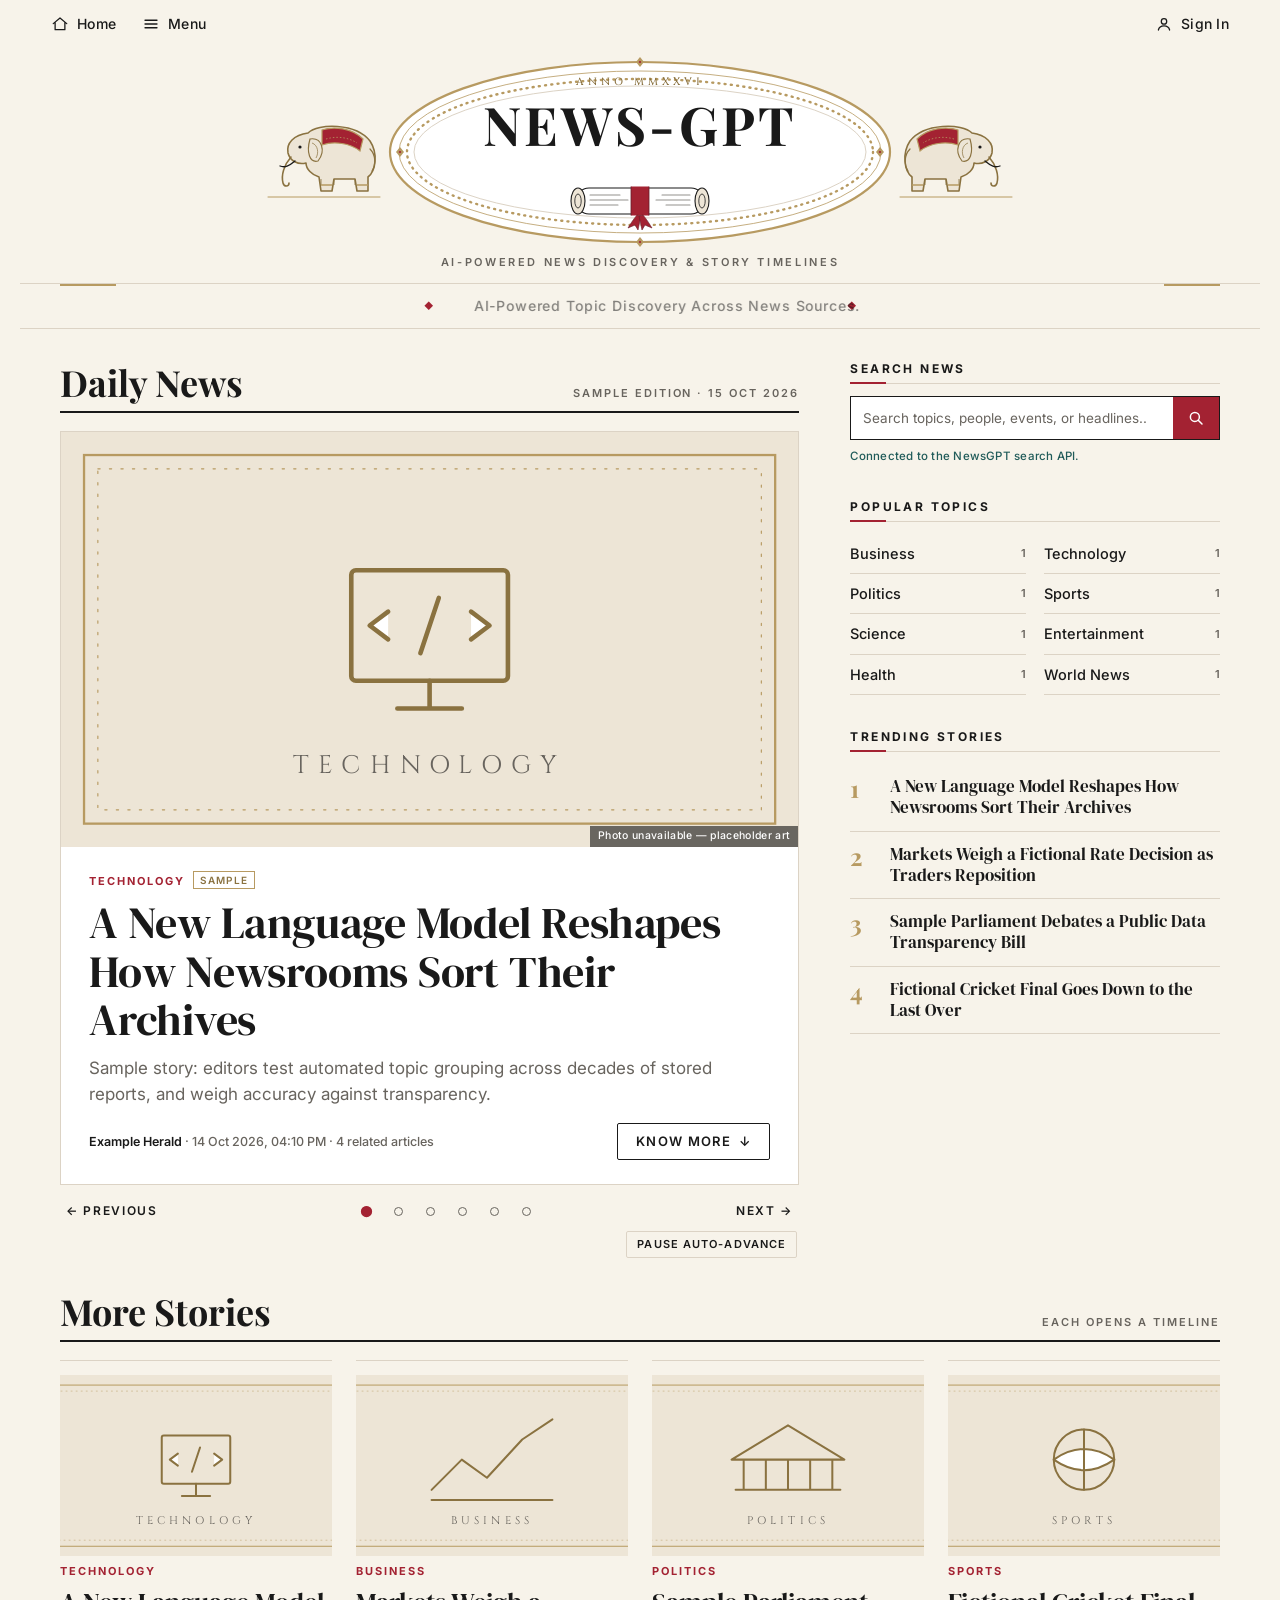
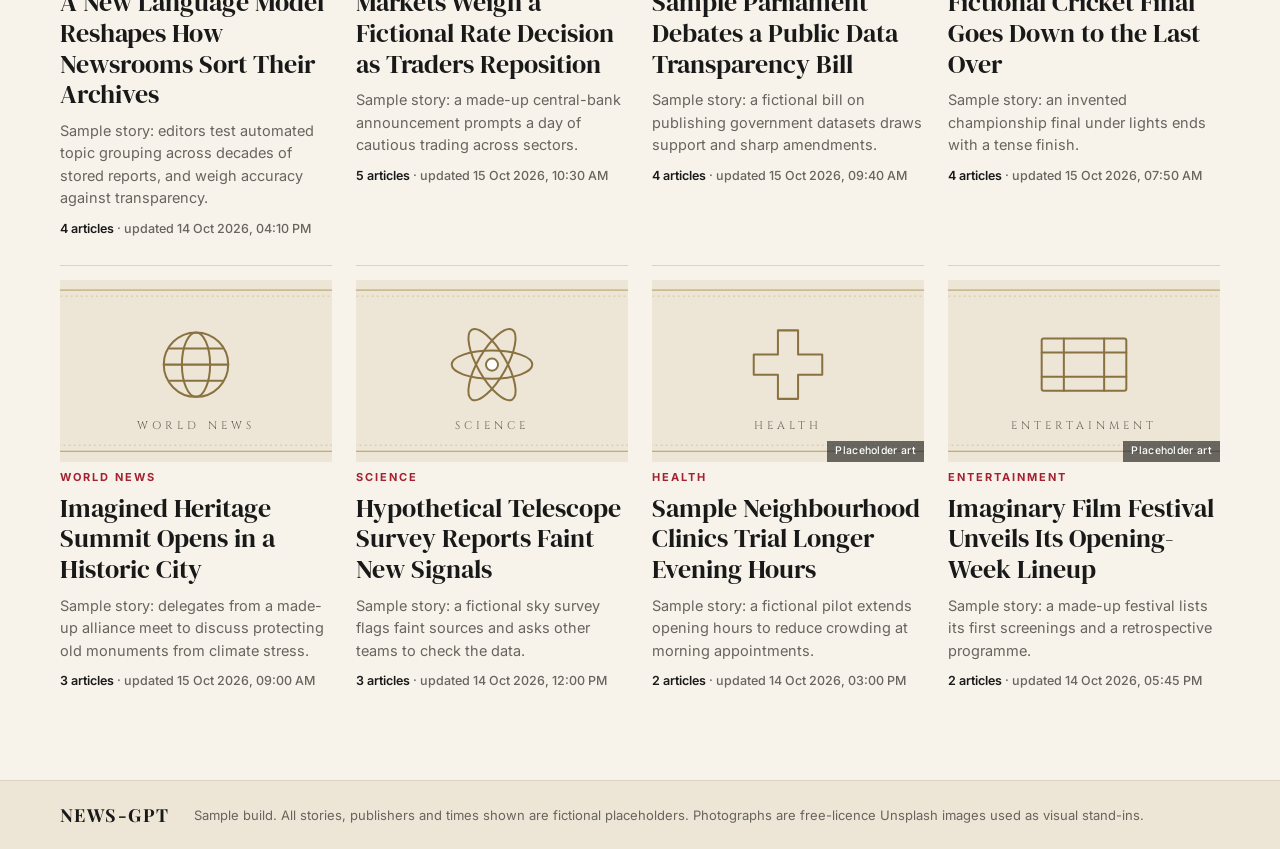
<file: frontend/index.html>
<!doctype html>
<html lang="en">
<head>
<meta charset="utf-8">
<meta name="viewport" content="width=device-width, initial-scale=1">
<title>NewsGPT — AI-Powered News Discovery &amp; Story Timelines</title>
<meta name="description" content="NewsGPT groups related coverage into story timelines and keeps the original sources.">
<link rel="preconnect" href="https://fonts.googleapis.com">
<link rel="preconnect" href="https://fonts.gstatic.com" crossorigin>
<link href="https://fonts.googleapis.com/css2?family=Cinzel:wght@500&family=DM+Serif+Display&family=Inter:wght@400;500;600;700&family=Playfair+Display:wght@600;700&display=swap" rel="stylesheet">
<link rel="stylesheet" href="styles.css">
</head>
<body>
<a class="skip-link" href="#app">Skip to content</a>

<!-- ============ HEADER ============ -->
<header class="site-header" id="top">
  <div class="header-bar">
    <div class="header-left">
      <button class="btn-ghost" id="homeBtn" type="button" aria-label="Home">
        <svg viewBox="0 0 24 24" width="18" height="18" aria-hidden="true"><path d="M3 11.5 12 4l9 7.5M5.5 10v9.5h13V10" fill="none" stroke="currentColor" stroke-width="1.7" stroke-linecap="round" stroke-linejoin="round"/></svg>
        <span class="btn-label">Home</span>
      </button>
      <button class="btn-ghost" id="menuBtn" type="button" aria-label="Open menu" aria-expanded="false" aria-controls="drawer">
        <svg viewBox="0 0 24 24" width="18" height="18" aria-hidden="true"><path d="M4 7h16M4 12h16M4 17h16" fill="none" stroke="currentColor" stroke-width="1.7" stroke-linecap="round"/></svg>
        <span class="btn-label">Menu</span>
      </button>
    </div>
    <a class="mini-wordmark" href="#/" aria-hidden="true" tabindex="-1">NEWS-GPT</a>
    <div class="header-right">
      <button class="btn-ghost btn-account" id="accountBtn" type="button" aria-haspopup="dialog">
        <svg viewBox="0 0 24 24" width="18" height="18" aria-hidden="true"><circle cx="12" cy="8.5" r="3.6" fill="none" stroke="currentColor" stroke-width="1.7"/><path d="M4.5 20c.8-3.6 3.8-5.5 7.5-5.5s6.7 1.9 7.5 5.5" fill="none" stroke="currentColor" stroke-width="1.7" stroke-linecap="round"/></svg>
        <span class="btn-label" id="accountLabel">Sign In</span>
      </button>
    </div>
  </div>

  <!-- Masthead emblem: SVG ornament + live HTML wordmark -->
  <div class="masthead-wrap">
    <a class="masthead" href="#/" aria-label="NEWS-GPT — home">
      <svg class="masthead__art" viewBox="0 0 760 190" role="img" aria-hidden="true" focusable="false">
        <defs>
          <g id="elephant">
            <!-- body + head, facing left -->
            <path d="M44 24C54 14 92 14 106 32C114 44 112 62 104 68L104 82L93 82L91 70L70 70L68 82L57 82L55 68C48 66 42 60 42 54C34 56 26 52 24 44C22 34 30 26 44 24Z" fill="var(--parchment)" stroke="var(--gold-dark)" stroke-width="1.6" stroke-linejoin="round"/>
            <!-- caparison (ceremonial cloth) -->
            <path d="M58 21C70 17 88 19 99 30L96 42C86 34 70 32 58 36Z" fill="var(--crimson)" stroke="var(--gold)" stroke-width="1.2"/>
            <path d="M62 30C72 27 84 28 93 34" fill="none" stroke="var(--gold)" stroke-width=".8" stroke-dasharray="1.5 2"/>
            <!-- ear -->
            <path d="M46 30C58 28 62 42 54 52C46 54 42 44 46 30Z" fill="none" stroke="var(--gold-dark)" stroke-width="1.2"/>
            <path d="M48 34C54 36 55 44 52 49" fill="none" stroke="var(--gold-dark)" stroke-width=".7"/>
            <!-- trunk, tusk, eye, tail -->
            <path d="M27 48C20 56 17 66 19 74C20 78 25 78 25 74" fill="none" stroke="var(--gold-dark)" stroke-width="1.6" stroke-linecap="round"/>
            <path d="M31 52C25 57 21 59 16 57" fill="none" stroke="var(--ink)" stroke-width="1.3" stroke-linecap="round"/>
            <circle cx="36" cy="38" r="1.6" fill="var(--ink)"/>
            <path d="M106 40C112 46 112 56 108 62" fill="none" stroke="var(--gold-dark)" stroke-width="1.2" stroke-linecap="round"/>
            <path d="M70 70L70 76M91 70L91 76M57 70L57 76" stroke="var(--gold-dark)" stroke-width=".8"/>
            <!-- anklet bands -->
            <path d="M57 76h11M93 76h11" stroke="var(--gold)" stroke-width="1.4"/>
          </g>
          <g id="diamond"><path d="M0-5L4 0 0 5-4 0Z" fill="var(--gold)"/><circle r="1.1" fill="var(--crimson)"/></g>
        </defs>

        <!-- ornamental oval borders -->
        <ellipse cx="380" cy="95" rx="250" ry="90" fill="var(--card)" stroke="var(--gold)" stroke-width="2.2"/>
        <ellipse class="orn-fine" cx="380" cy="95" rx="241" ry="81" fill="none" stroke="var(--gold)" stroke-width=".8"/>
        <ellipse class="orn-fine" cx="380" cy="95" rx="233" ry="73" fill="none" stroke="var(--gold)" stroke-width="2.4" stroke-dasharray="1 5.2" stroke-linecap="round"/>
        <ellipse cx="380" cy="95" rx="226" ry="66" fill="none" stroke="var(--stone)" stroke-width="1"/>

        <!-- cardinal motifs -->
        <use href="#diamond" x="380" y="5"/>
        <use href="#diamond" x="380" y="185"/>
        <use class="orn-fine" href="#diamond" x="140" y="95"/>
        <use class="orn-fine" href="#diamond" x="620" y="95"/>

        <!-- elephants at each end, facing outward -->
        <use href="#elephant" transform="translate(4 52)"/>
        <use href="#elephant" transform="translate(756 52) scale(-1 1)"/>
        <path d="M8 140h112M640 140h112" stroke="var(--gold)" stroke-width="1" stroke-linecap="round"/>

        <!-- rolled newspaper with crimson ribbon -->
        <g transform="translate(380 144)">
          <rect x="-64" y="-13" width="128" height="26" rx="13" fill="#fff" stroke="var(--ink)" stroke-width="1.1"/>
          <ellipse cx="-62" cy="0" rx="7" ry="13" fill="var(--parchment)" stroke="var(--ink)" stroke-width="1.1"/>
          <ellipse cx="-62" cy="0" rx="3.2" ry="7" fill="none" stroke="var(--ink)" stroke-width=".8"/>
          <ellipse cx="62" cy="0" rx="7" ry="13" fill="var(--parchment)" stroke="var(--ink)" stroke-width="1.1"/>
          <ellipse cx="62" cy="0" rx="3.2" ry="7" fill="none" stroke="var(--ink)" stroke-width=".8"/>
          <path d="M-50-6h30M-50-1h38M-50 4h28M22-6h28M16-1h34M26 4h24" stroke="var(--slate)" stroke-width="1.1" stroke-linecap="round" opacity=".7"/>
          <rect x="-9" y="-14.5" width="18" height="29" fill="var(--crimson)"/>
          <path d="M-9-14.5v29M9-14.5v29" stroke="var(--burgundy)" stroke-width=".8"/>
          <path d="M-3 14C-8 20-10 24-12 27L-5 24-2 29 1 15Z" fill="var(--crimson)" stroke="var(--burgundy)" stroke-width=".6"/>
          <path d="M3 14C8 20 10 24 12 27L5 24 2 29-1 15Z" fill="var(--crimson)" stroke="var(--burgundy)" stroke-width=".6"/>
        </g>
      </svg>
      <span class="masthead__inscription" aria-hidden="true">Anno MMXXVI</span>
      <span class="masthead__title">NEWS-GPT</span>
    </a>
    <p class="masthead__tagline">AI-powered news discovery &amp; story timelines</p>
  </div>

  <!-- Feature line -->
  <div class="feature-line" role="region" aria-label="About NewsGPT">
    <span class="feature-line__orn" aria-hidden="true">◆</span>
    <p class="feature-line__text" id="featureText" aria-live="off"></p>
    <span class="feature-line__orn" aria-hidden="true">◆</span>
  </div>
</header>

<!-- ============ DRAWER ============ -->
<div class="scrim" id="scrim" hidden></div>
<nav class="drawer" id="drawer" aria-label="Main navigation" aria-hidden="true" inert>
  <div class="drawer__head">
    <span class="drawer__brand">NEWS-GPT</span>
    <button class="btn-ghost" id="drawerClose" type="button" aria-label="Close menu">
      <svg viewBox="0 0 24 24" width="18" height="18" aria-hidden="true"><path d="M6 6l12 12M18 6L6 18" stroke="currentColor" stroke-width="1.8" stroke-linecap="round"/></svg>
    </button>
  </div>
  <ul class="drawer__list" id="drawerList"></ul>
  <div class="drawer__foot">
    <button class="btn-text" id="themeBtn" type="button" aria-pressed="false">Dark mode: off</button>
  </div>
</nav>

<!-- ============ MAIN ============ -->
<main id="app" tabindex="-1"></main>

<footer class="site-footer">
  <div class="footer-inner">
    <span class="footer-brand">NEWS-GPT</span>
    <p>Sample build. All stories, publishers and times shown are fictional placeholders. Photographs are free-licence Unsplash images used as visual stand-ins.</p>
  </div>
</footer>

<!-- ============ AUTH MODAL ============ -->
<div class="modal-scrim" id="authScrim" hidden>
  <div class="modal" id="authModal" role="dialog" aria-modal="true" aria-labelledby="authTitle" tabindex="-1">
    <button class="modal__close btn-ghost" id="authClose" type="button" aria-label="Close sign-in dialog">
      <svg viewBox="0 0 24 24" width="18" height="18" aria-hidden="true"><path d="M6 6l12 12M18 6L6 18" stroke="currentColor" stroke-width="1.8" stroke-linecap="round"/></svg>
    </button>
    <p class="modal__demo" id="authDemo"></p>
    <h2 id="authTitle">Welcome to NewsGPT</h2>
    <p class="modal__sub" id="authSub">Discover stories that matter.</p>
    <button class="btn-google" id="googleBtn" type="button">
      <svg viewBox="0 0 24 24" width="18" height="18" aria-hidden="true"><path fill="#4285F4" d="M22 12.2c0-.7-.1-1.4-.2-2H12v3.8h5.6a4.8 4.8 0 0 1-2.1 3.1v2.6h3.4c2-1.8 3.1-4.5 3.1-7.5z"/><path fill="#34A853" d="M12 22c2.8 0 5.2-.9 6.9-2.5l-3.4-2.6c-.9.6-2.1 1-3.5 1-2.7 0-5-1.8-5.800-4.300H2.700v2.700A10 10 0 0 0 12 22z"/><path fill="#FBBC05" d="M6.200 13.600a6 6 0 0 1 0-3.800V7.100H2.700a10 10 0 0 0 0 9.200z"/><path fill="#EA4335" d="M12 6c1.500 0 2.900.5 4 1.600l3-3A10 10 0 0 0 2.700 7.100l3.500 2.700C7 7.800 9.300 6 12 6z"/></svg>
      Continue with Google
    </button>
    <div class="or" aria-hidden="true"><span>OR</span></div>
    <form id="authForm" novalidate>
      <div class="field">
        <label for="authEmail">Email</label>
        <input id="authEmail" type="email" autocomplete="email" inputmode="email" aria-describedby="authEmailErr">
        <p class="field__err" id="authEmailErr" role="alert"></p>
      </div>
      <div class="field">
        <label for="authPass">Password</label>
        <div class="pass-wrap">
          <input id="authPass" type="password" autocomplete="current-password" aria-describedby="authPassErr">
          <button class="pass-toggle" id="passToggle" type="button" aria-label="Show password" aria-pressed="false">Show</button>
        </div>
        <p class="field__err" id="authPassErr" role="alert"></p>
      </div>
      <p class="form-status" id="authStatus" role="status" aria-live="polite"></p>
      <button class="btn-primary" id="authSubmit" type="submit">Sign In</button>
    </form>
    <p class="modal__switch"><span id="authSwitchText">Don't have an account?</span> <button class="btn-text" id="authSwitch" type="button">Register</button></p>
    <p class="modal__switch"><button class="btn-text" id="forgotBtn" type="button">Forgot password?</button></p>
  </div>
</div>

<div class="toast" id="toast" role="status" aria-live="polite" hidden></div>

<script src="data.js"></script>
<script src="app.js"></script>
</body>
</html>
</file>
<file: frontend/styles.css>
/* =========================================================
   NewsGPT design system
   ========================================================= */
:root {
  --ivory: #F7F3EA;
  --parchment: #EDE5D6;
  --ink: #191919;
  --slate: #68645E;
  --crimson: #A32232;
  --burgundy: #651E29;
  --gold: #B79A61;
  --gold-dark: #8A7240;
  --card: #FFFFFF;
  --stone: #DCD3C5;
  --teal: #205B59;
  --midnight: #171918;

  --bg: var(--ivory);
  --bg2: var(--parchment);
  --text: var(--ink);
  --text2: var(--slate);
  --border: var(--stone);

  --f-display: "Playfair Display", "Times New Roman", Georgia, serif;
  --f-serif: "DM Serif Display", Georgia, "Times New Roman", serif;
  --f-ui: "Inter", system-ui, -apple-system, "Segoe UI", Roboto, sans-serif;
  --f-deco: "Cinzel", "Trajan Pro", Georgia, serif;

  --ease: cubic-bezier(.22,.61,.36,1);
  --gutter: clamp(16px, 4vw, 40px);
  --maxw: 1240px;
}
:root[data-theme="dark"] {
  --bg: var(--midnight);
  --bg2: #202321;
  --text: #EFE9DC;
  --text2: #A8A298;
  --border: #34383A;
  --card: #1F2221;
  --parchment: #2A2D2B;
  --stone: #3A3E3C;
  --ink: #EFE9DC;
  --slate: #A8A298;
  --crimson: #C23547;
}

*, *::before, *::after { box-sizing: border-box; }
html { scroll-behavior: smooth; -webkit-text-size-adjust: 100%; }
body {
  margin: 0; background: var(--bg); color: var(--text);
  font: 400 16px/1.55 var(--f-ui);
  overflow-x: hidden;
}
img, svg { max-width: 100%; display: block; }
a { color: inherit; }
button { font: inherit; color: inherit; cursor: pointer; }
:focus-visible { outline: 2px solid var(--teal); outline-offset: 3px; border-radius: 2px; }
:root[data-theme="dark"] :focus-visible { outline-color: var(--gold); }
[hidden] { display: none !important; }
main { outline: none; }

.skip-link { position: absolute; left: -999px; top: 8px; background: var(--ink); color: var(--ivory); padding: 8px 14px; z-index: 100; }
.skip-link:focus { left: 8px; }

/* ---------- buttons ---------- */
.btn-ghost {
  display: inline-flex; align-items: center; gap: 8px;
  background: none; border: 1px solid transparent; padding: 8px 10px; border-radius: 2px;
  font: 500 14px/1 var(--f-ui); letter-spacing: .02em;
  transition: color .18s var(--ease), border-color .18s var(--ease), background .18s var(--ease);
}
.btn-ghost:hover { color: var(--crimson); border-color: var(--border); }
.btn-primary {
  background: var(--crimson); color: #fff; border: 1px solid var(--crimson);
  padding: 12px 20px; font: 600 14px/1 var(--f-ui); letter-spacing: .08em; text-transform: uppercase; border-radius: 2px;
  transition: background .18s var(--ease), transform .18s var(--ease);
}
.btn-primary:hover { background: var(--burgundy); transform: translateY(-1px); }
.btn-primary:disabled { opacity: .6; cursor: progress; transform: none; }
.btn-text { background: none; border: 0; padding: 0; font: 600 14px/1.4 var(--f-ui); color: var(--crimson); text-decoration: underline; text-underline-offset: 3px; }
.btn-text:hover { color: var(--burgundy); }
:root[data-theme="dark"] .btn-text:hover { color: var(--gold); }
.btn-outline {
  display: inline-flex; align-items: center; gap: 8px; background: none; border: 1px solid var(--text); color: var(--text);
  padding: 11px 18px; font: 600 13px/1 var(--f-ui); letter-spacing: .1em; text-transform: uppercase; border-radius: 2px; text-decoration: none;
  transition: background .18s var(--ease), color .18s var(--ease), border-color .18s var(--ease);
}
.btn-outline:hover { background: var(--crimson); border-color: var(--crimson); color: #fff; }

/* ---------- header ---------- */
.site-header { background: var(--bg); }
.header-bar {
  position: sticky; top: 0; z-index: 30; background: var(--bg);
  display: grid; grid-template-columns: 1fr auto 1fr; align-items: center;
  padding: 6px var(--gutter); border-bottom: 1px solid transparent;
  transition: border-color .3s var(--ease), box-shadow .3s var(--ease);
}
.header-bar.is-stuck { border-bottom-color: var(--border); box-shadow: 0 6px 18px -14px rgba(0,0,0,.4); }
.header-left, .header-right { display: flex; align-items: center; gap: 4px; }
.header-right { justify-content: flex-end; }
.mini-wordmark {
  font: 700 18px/1 var(--f-display); letter-spacing: .08em; text-decoration: none; color: var(--text);
  opacity: 0; transform: translateY(4px); transition: opacity .3s var(--ease), transform .3s var(--ease); pointer-events: none;
}
.header-bar.is-stuck .mini-wordmark { opacity: 1; transform: none; pointer-events: auto; }

/* ---------- masthead emblem ---------- */
.masthead-wrap { padding: 8px var(--gutter) 0; text-align: center; }
.masthead {
  display: block; position: relative; margin: 0 auto; width: min(760px, 100%);
  container-type: inline-size; text-decoration: none; color: var(--text);
  animation: mastheadIn .8s var(--ease) both;
}
.masthead__art { width: 100%; height: auto; aspect-ratio: 760 / 190; overflow: visible; }
.masthead__title {
  position: absolute; left: 50%; top: 21%; transform: translateX(-50%);
  font: 700 7cqw/1 var(--f-display); letter-spacing: .06em; white-space: nowrap; color: var(--ink);
}
.masthead__inscription {
  position: absolute; left: 50%; top: 10.5%; transform: translateX(-50%);
  font: 500 1.4cqw/1 var(--f-deco); letter-spacing: .38em; text-transform: uppercase; color: var(--gold-dark); white-space: nowrap;
}
.masthead__tagline {
  margin: 8px 0 0; font: 600 11px/1.3 var(--f-ui); letter-spacing: .24em; text-transform: uppercase; color: var(--text2);
}
@keyframes mastheadIn { from { opacity: 0; transform: translateY(14px); } to { opacity: 1; transform: none; } }

/* compact variant: simplified emblem on small screens */
@media (max-width: 600px) {
  .section-head .kicker { display: none; }
  .orn-fine, .masthead__inscription { display: none; }
  .masthead__tagline { font-size: 10px; letter-spacing: .14em; }
  .btn-label { display: none; }
  .btn-ghost { padding: 10px; }
}

/* ---------- feature line ---------- */
.feature-line {
  max-width: var(--maxw); margin: 14px auto 0; padding: 0 var(--gutter);
  display: flex; align-items: center; justify-content: center; gap: 14px;
  height: 46px; border-top: 1px solid var(--border); border-bottom: 1px solid var(--border);
  position: relative; overflow: hidden;
}
.feature-line::before, .feature-line::after { content: ""; position: absolute; top: -1px; width: 56px; height: 3px; background: var(--gold); }
.feature-line::before { left: var(--gutter); } .feature-line::after { right: var(--gutter); }
.feature-line__orn { color: var(--crimson); font-size: 9px; flex: none; }
.feature-line__text {
  margin: 0; font: 500 14px/1.2 var(--f-ui); letter-spacing: .06em; text-align: center; min-width: 0;
  white-space: nowrap; overflow: hidden; text-overflow: ellipsis;
}
@media (max-width: 600px) { .feature-line__text { white-space: normal; font-size: 12.5px; line-height: 1.25; } .feature-line { height: 54px; } }

/* ---------- drawer & modal shared ---------- */
.scrim, .modal-scrim { position: fixed; inset: 0; background: rgba(25,25,25,.5); z-index: 60; }
.scrim { opacity: 0; transition: opacity .3s var(--ease); }
.scrim.is-open { opacity: 1; }
.drawer {
  position: fixed; top: 0; left: 0; bottom: 0; width: min(340px, 86vw); z-index: 70;
  background: var(--bg); border-right: 1px solid var(--gold); display: flex; flex-direction: column;
  transform: translateX(-102%); transition: transform .3s var(--ease), visibility 0s linear .3s; visibility: hidden;
}
.drawer.is-open { transform: none; visibility: visible; transition: transform .3s var(--ease); }
.drawer__head { display: flex; justify-content: space-between; align-items: center; padding: 14px 18px; border-bottom: 1px solid var(--border); }
.drawer__brand { font: 700 20px/1 var(--f-display); letter-spacing: .08em; }
.drawer__list { list-style: none; margin: 0; padding: 10px 0; overflow-y: auto; flex: 1; }
.drawer__list a {
  display: flex; align-items: center; justify-content: space-between; padding: 13px 22px; text-decoration: none;
  font: 500 15px/1.2 var(--f-ui); border-left: 3px solid transparent;
  transition: background .18s var(--ease), border-color .18s var(--ease);
}
.drawer__list a:hover { background: var(--bg2); border-left-color: var(--crimson); }
.drawer__list a[aria-current="page"] { border-left-color: var(--crimson); font-weight: 700; }
.drawer__list .sep { height: 1px; background: var(--border); margin: 8px 22px; }
.drawer__foot { padding: 16px 22px; border-top: 1px solid var(--border); }

.modal-scrim { display: grid; place-items: center; padding: 16px; animation: fade .25s var(--ease); }
.modal {
  position: relative; width: min(420px, 100%); max-height: calc(100dvh - 32px); overflow-y: auto;
  background: var(--card); border: 1px solid var(--gold); padding: 34px 30px 26px; outline: none;
  animation: modalIn .25s var(--ease);
}
.modal h2 { margin: 0; font: 700 30px/1.15 var(--f-display); text-align: center; }
.modal__sub { margin: 6px 0 20px; text-align: center; color: var(--text2); }
.modal__close { position: absolute; top: 8px; right: 8px; }
.modal__demo { margin: 0 0 14px; padding: 7px 10px; font: 500 12px/1.4 var(--f-ui); background: var(--bg2); border-left: 3px solid var(--teal); color: var(--text2); }
.modal__switch { text-align: center; margin: 14px 0 0; font-size: 14px; color: var(--text2); }
.btn-google {
  width: 100%; display: flex; align-items: center; justify-content: center; gap: 10px; padding: 12px;
  background: var(--card); border: 1px solid var(--border); font: 600 14px/1 var(--f-ui); border-radius: 2px;
  transition: border-color .18s var(--ease), background .18s var(--ease);
}
.btn-google:hover { border-color: var(--text); }
.or { display: flex; align-items: center; gap: 12px; margin: 18px 0; color: var(--text2); font: 600 11px/1 var(--f-ui); letter-spacing: .2em; }
.or::before, .or::after { content: ""; flex: 1; height: 1px; background: var(--border); }
.field { margin-bottom: 14px; }
.field label { display: block; font: 600 12px/1 var(--f-ui); letter-spacing: .08em; text-transform: uppercase; margin-bottom: 6px; }
.field input {
  width: 100%; padding: 12px; background: var(--bg); color: var(--text); border: 1px solid var(--border); border-radius: 2px; font: 400 15px/1.2 var(--f-ui);
}
.field input:focus { border-color: var(--teal); outline: none; box-shadow: 0 0 0 2px rgba(32,91,89,.25); }
.field input[aria-invalid="true"] { border-color: var(--crimson); }
.field__err { margin: 5px 0 0; min-height: 0; font: 500 12.5px/1.3 var(--f-ui); color: var(--crimson); }
.pass-wrap { position: relative; }
.pass-wrap input { padding-right: 64px; }
.pass-toggle { position: absolute; right: 6px; top: 50%; transform: translateY(-50%); background: none; border: 0; padding: 6px 8px; font: 600 12px/1 var(--f-ui); color: var(--teal); }
:root[data-theme="dark"] .pass-toggle { color: var(--gold); }
.form-status { min-height: 20px; margin: 0 0 8px; font: 500 13px/1.4 var(--f-ui); }
.form-status.ok { color: var(--teal); } .form-status.err { color: var(--crimson); }
.modal .btn-primary { width: 100%; }
@keyframes fade { from { opacity: 0; } to { opacity: 1; } }
@keyframes modalIn { from { opacity: 0; transform: scale(.97) translateY(6px); } to { opacity: 1; transform: none; } }
@media (max-width: 600px) {
  .modal-scrim { padding: 0; align-items: stretch; }
  .modal { width: 100%; max-height: 100dvh; min-height: 100dvh; border: 0; padding-top: 52px; }
}

.toast {
  position: fixed; left: 50%; bottom: 24px; transform: translateX(-50%); z-index: 90;
  background: var(--ink); color: var(--ivory); padding: 11px 18px; font: 500 14px/1.3 var(--f-ui); max-width: calc(100vw - 32px);
  animation: modalIn .25s var(--ease);
}
:root[data-theme="dark"] .toast { background: var(--ivory); color: var(--ink); }

/* ---------- layout ---------- */
.container { max-width: var(--maxw); margin: 0 auto; padding: 0 var(--gutter); }
.home-grid {
  display: grid; gap: 36px clamp(24px, 4vw, 56px); padding-top: 34px;
  grid-template-columns: minmax(0, 2fr) minmax(0, 1fr);
  grid-template-areas: "news search" "news topics" "news trending";
  grid-template-rows: auto auto 1fr;
}
.area-news { grid-area: news; min-width: 0; }
.area-search { grid-area: search; min-width: 0; position: relative; z-index: 5; }
.area-topics { grid-area: topics; min-width: 0; }
.area-trending { grid-area: trending; min-width: 0; }
@media (max-width: 960px) {
  .home-grid { grid-template-columns: minmax(0, 1fr); grid-template-areas: "search" "news" "topics" "trending"; grid-template-rows: none; }
}

.section-head { display: flex; align-items: baseline; justify-content: space-between; gap: 16px; border-bottom: 2px solid var(--text); padding-bottom: 8px; margin-bottom: 18px; }
.section-head h2 { margin: 0; font: 700 clamp(26px, 3.4vw, 36px)/1.1 var(--f-display); }
.section-head .kicker { font: 600 11px/1 var(--f-ui); letter-spacing: .18em; text-transform: uppercase; color: var(--text2); }
.side-title { margin: 0 0 12px; font: 700 12px/1 var(--f-ui); letter-spacing: .2em; text-transform: uppercase; padding-bottom: 8px; border-bottom: 1px solid var(--border); position: relative; }
.side-title::after { content: ""; position: absolute; left: 0; bottom: -1px; width: 36px; height: 2px; background: var(--crimson); }

.cat-label { font: 700 11px/1 var(--f-ui); letter-spacing: .18em; text-transform: uppercase; color: var(--crimson); }
.meta { font: 500 12.5px/1.4 var(--f-ui); color: var(--text2); }
.meta b { color: var(--text); font-weight: 600; }
.sample-tag { display: inline-block; font: 600 10px/1 var(--f-ui); letter-spacing: .12em; text-transform: uppercase; padding: 3px 6px; border: 1px solid var(--gold); color: var(--gold-dark); margin-left: 8px; vertical-align: middle; }
:root[data-theme="dark"] .sample-tag { color: var(--gold); }

/* ---------- images / fallback art ---------- */
.photo { position: relative; margin: 0; background: var(--bg2); overflow: hidden; aspect-ratio: 16 / 9; }
.photo img { width: 100%; height: 100%; object-fit: cover; filter: saturate(.92) contrast(1.02); }
.photo__credit { position: absolute; right: 0; bottom: 0; background: rgba(25,25,25,.62); color: #fff; font: 500 10.5px/1 var(--f-ui); padding: 5px 8px; letter-spacing: .03em; }
.photo.reveal-img img { clip-path: inset(0 0 100% 0); transition: clip-path .7s var(--ease); }
.photo.reveal-img.is-in img { clip-path: inset(0); }
.art-fallback { position: absolute; inset: 0; display: grid; place-items: center; background: var(--bg2); color: var(--text2); }
.art-fallback svg { width: 100%; height: 100%; }

/* ---------- carousel ---------- */
.carousel { position: relative; }
.carousel__viewport { overflow: hidden; border: 1px solid var(--border); background: var(--card); touch-action: pan-y; }
.carousel__track { display: flex; transition: transform .6s var(--ease); will-change: transform; }
.slide { flex: 0 0 100%; min-width: 0; }
.slide__body { padding: 20px clamp(16px, 3vw, 28px) 24px; }
.slide__headline { margin: 8px 0 10px; font: 400 clamp(26px, 3.6vw, 44px)/1.1 var(--f-serif); letter-spacing: -.005em; }
.slide__dek { margin: 0 0 14px; font-size: clamp(15px, 1.4vw, 17px); color: var(--text2); max-width: 62ch; }
.slide__foot { display: flex; flex-wrap: wrap; align-items: center; justify-content: space-between; gap: 14px; margin-top: 16px; }
.carousel__controls { display: flex; align-items: center; justify-content: space-between; gap: 12px; padding: 12px 2px 0; }
.arrow-btn { display: inline-flex; align-items: center; gap: 8px; background: none; border: 0; padding: 8px 4px; font: 600 12px/1 var(--f-ui); letter-spacing: .14em; text-transform: uppercase; transition: color .18s var(--ease); }
.arrow-btn:hover { color: var(--crimson); }
.dots { display: flex; align-items: center; gap: 4px; }
.dot { width: 28px; height: 28px; background: none; border: 0; display: grid; place-items: center; }
.dot::before { content: ""; width: 9px; height: 9px; border-radius: 50%; border: 1.5px solid var(--text2); transition: background .2s var(--ease), border-color .2s var(--ease), transform .2s var(--ease); }
.dot[aria-current="true"]::before { background: var(--crimson); border-color: var(--crimson); transform: scale(1.25); }
.pause-btn { background: none; border: 1px solid var(--border); padding: 7px 10px; font: 600 11px/1 var(--f-ui); letter-spacing: .1em; text-transform: uppercase; border-radius: 2px; margin-left: 6px; }
.pause-btn:hover { border-color: var(--text); }

/* ---------- article cards ---------- */
.cards { display: grid; grid-template-columns: repeat(auto-fill, minmax(min(100%, 260px), 1fr)); gap: 28px 24px; }
.card { display: flex; flex-direction: column; gap: 10px; text-decoration: none; border-top: 1px solid var(--border); padding-top: 14px; }
.card .photo { aspect-ratio: 3 / 2; }
.card h3 { margin: 0; font: 400 clamp(20px, 2vw, 26px)/1.2 var(--f-serif); transition: color .18s var(--ease); }
.card:hover h3 { color: var(--crimson); }
.card p { margin: 0; font-size: 14.5px; color: var(--text2); }

/* ---------- search ---------- */
.search { position: relative; }
.search__box { display: flex; align-items: stretch; border: 1px solid var(--text); background: var(--card); }
.search__box:focus-within { border-color: var(--teal); box-shadow: 0 0 0 2px rgba(32,91,89,.22); }
.search__input { flex: 1; min-width: 0; border: 0; background: none; padding: 13px 12px; font: 400 13.5px/1.2 var(--f-ui); color: var(--text); }
.search__input:focus { outline: none; }
.search__input::placeholder { color: var(--text2); }
.search__clear, .search__go { background: none; border: 0; padding: 0 12px; display: grid; place-items: center; color: var(--text2); }
.search__go { background: var(--crimson); color: #fff; padding: 0 14px; transition: background .18s var(--ease); }
.search__go:hover { background: var(--burgundy); }
.search__clear:hover { color: var(--crimson); }
.search__note { margin: 8px 0 0; font: 500 11.5px/1.4 var(--f-ui); color: var(--teal); letter-spacing: .02em; }
:root[data-theme="dark"] .search__note { color: #7fb8b4; }
.suggest {
  position: absolute; left: 0; right: 0; top: calc(100% - 22px); z-index: 20; list-style: none; margin: 0; padding: 4px 0;
  background: var(--card); border: 1px solid var(--border); box-shadow: 0 18px 30px -18px rgba(0,0,0,.45);
  max-height: 340px; overflow-y: auto; animation: suggestIn .2s var(--ease);
}
@keyframes suggestIn { from { opacity: 0; transform: translateY(-4px); } to { opacity: 1; transform: none; } }
.suggest li { padding: 10px 14px; cursor: pointer; border-left: 3px solid transparent; }
.suggest li[aria-selected="true"], .suggest li:hover { background: var(--bg2); border-left-color: var(--crimson); }
.suggest .s-title { display: block; font: 600 14px/1.3 var(--f-ui); }
.suggest .s-meta { display: block; font: 500 12px/1.3 var(--f-ui); color: var(--text2); margin-top: 2px; }
.suggest .s-state { cursor: default; color: var(--text2); font: 500 13px/1.4 var(--f-ui); }
.suggest .s-state:hover { background: none; border-left-color: transparent; }

/* ---------- topics / trending ---------- */
.topic-list { list-style: none; margin: 0; padding: 0; display: grid; grid-template-columns: 1fr 1fr; gap: 0 18px; }
.topic-list a { display: flex; justify-content: space-between; align-items: center; padding: 11px 0; border-bottom: 1px solid var(--border); text-decoration: none; font: 500 14.5px/1.2 var(--f-ui); transition: color .18s var(--ease), padding-left .18s var(--ease); }
.topic-list a:hover { color: var(--crimson); padding-left: 4px; }
.topic-list .count { font: 600 11px/1 var(--f-ui); color: var(--text2); }
.trend-list { list-style: none; margin: 0; padding: 0; counter-reset: t; }
.trend-list li { counter-increment: t; display: grid; grid-template-columns: 34px 1fr; gap: 6px; padding: 12px 0; border-bottom: 1px solid var(--border); }
.trend-list li::before { content: counter(t); font: 700 24px/1 var(--f-display); color: var(--gold); }
.trend-list a { text-decoration: none; font: 400 17px/1.25 var(--f-serif); }
.trend-list a:hover { color: var(--crimson); }

/* ---------- story page / timeline ---------- */
.story-head { padding: 34px 0 22px; border-bottom: 2px solid var(--text); }
.crumbs { margin: 0 0 18px; }
.crumbs a { font: 600 12px/1 var(--f-ui); letter-spacing: .14em; text-transform: uppercase; text-decoration: none; color: var(--text2); }
.crumbs a:hover { color: var(--crimson); }
.story-head h1 { margin: 10px 0 14px; font: 400 clamp(32px, 5vw, 58px)/1.08 var(--f-serif); max-width: 22ch; }
.overview { max-width: 66ch; font-size: 17px; color: var(--text2); margin: 0 0 20px; }
.overview .ai { display: inline-block; font: 700 10px/1 var(--f-ui); letter-spacing: .14em; text-transform: uppercase; color: #fff; background: var(--teal); padding: 4px 7px; margin-right: 8px; vertical-align: middle; }
.stats { display: flex; flex-wrap: wrap; gap: 10px 36px; }
.stat b { display: block; font: 700 20px/1.2 var(--f-display); }
.stat span { font: 600 11px/1 var(--f-ui); letter-spacing: .14em; text-transform: uppercase; color: var(--text2); }
.story-layout { display: grid; grid-template-columns: minmax(0, 1fr); gap: 28px; padding: 28px 0 60px; }
.story-top { display: grid; gap: 22px; grid-template-columns: minmax(0, 1.1fr) minmax(0, 1fr); align-items: start; }
@media (max-width: 860px) { .story-top { grid-template-columns: 1fr; } }
.filters { display: flex; flex-wrap: wrap; gap: 14px; align-items: flex-end; padding: 14px; background: var(--bg2); border: 1px solid var(--border); }
.filters label { display: grid; gap: 5px; font: 600 11px/1 var(--f-ui); letter-spacing: .12em; text-transform: uppercase; color: var(--text2); }
.filters select, .filters input { padding: 9px 10px; border: 1px solid var(--border); background: var(--card); color: var(--text); font: 400 14px/1.2 var(--f-ui); min-width: 140px; border-radius: 2px; }

.timeline { position: relative; margin: 6px 0 0 8px; padding-left: 30px; }
.timeline::before {
  content: ""; position: absolute; left: 0; top: 4px; bottom: 0; width: 2px; background: var(--border);
}
.timeline__line { position: absolute; left: 0; top: 4px; bottom: 0; width: 2px; background: var(--crimson); transform-origin: top; transform: scaleY(0); transition: transform 1s var(--ease); }
.timeline.is-in .timeline__line { transform: scaleY(1); }
.t-date { margin: 28px 0 14px -30px; padding-left: 30px; position: relative; font: 700 12px/1 var(--f-ui); letter-spacing: .2em; text-transform: uppercase; color: var(--text2); }
.timeline__line + .t-date { margin-top: 0; }
.t-item { position: relative; margin-bottom: 18px; opacity: 0; transform: translateY(14px); transition: opacity .45s var(--ease), transform .45s var(--ease); }
.t-item.is-in { opacity: 1; transform: none; }
.t-item::before {
  content: ""; position: absolute; left: -36px; top: 22px; width: 11px; height: 11px; background: var(--crimson); border: 2px solid var(--bg); border-radius: 50%;
  box-shadow: 0 0 0 1px var(--crimson); transform: scale(0); transition: transform .35s var(--ease) .1s;
}
.t-item.is-in::before { transform: scale(1); }
.t-card { background: var(--card); border: 1px solid var(--border); padding: 16px 18px 18px; }
.t-time { display: flex; flex-wrap: wrap; gap: 4px 14px; margin-bottom: 6px; }
.t-card h3 { margin: 0 0 6px; font: 400 22px/1.2 var(--f-serif); }
.t-card p { margin: 0 0 12px; color: var(--text2); font-size: 15px; }
.t-event { display: inline-block; margin-bottom: 10px; padding: 3px 8px; font: 600 11.5px/1.3 var(--f-ui); background: var(--bg2); border-left: 3px solid var(--teal); }
.src-link { font: 600 12px/1 var(--f-ui); letter-spacing: .1em; text-transform: uppercase; color: var(--crimson); text-decoration: none; border-bottom: 1px solid currentColor; padding-bottom: 2px; }
.src-link[aria-disabled="true"] { color: var(--text2); border-bottom-style: dashed; cursor: not-allowed; }
.empty { padding: 26px; text-align: center; color: var(--text2); border: 1px dashed var(--border); }

.page-pad { padding-top: 34px; padding-bottom: 70px; }
.about p { max-width: 66ch; font-size: 17px; }
.about ul { max-width: 66ch; color: var(--text2); }

.site-footer { border-top: 1px solid var(--border); margin-top: 20px; background: var(--bg2); }
.footer-inner { max-width: var(--maxw); margin: 0 auto; padding: 24px var(--gutter); display: flex; flex-wrap: wrap; gap: 8px 24px; align-items: center; }
.footer-brand { font: 700 18px/1 var(--f-display); letter-spacing: .08em; }
.footer-inner p { margin: 0; font-size: 13px; color: var(--text2); flex: 1 1 320px; }

/* ---------- scroll reveals ---------- */
.reveal { opacity: 0; transform: translateY(18px); transition: opacity .5s var(--ease), transform .5s var(--ease); transition-delay: calc(var(--i, 0) * 70ms); }
.reveal.is-in { opacity: 1; transform: none; }

@media (prefers-reduced-motion: reduce) {
  html { scroll-behavior: auto; }
  *, *::before, *::after { animation-duration: .01ms !important; animation-iteration-count: 1 !important; transition-duration: .01ms !important; transition-delay: 0s !important; }
  .reveal, .t-item { opacity: 1; transform: none; }
  .photo.reveal-img img { clip-path: none; }
  .timeline__line { transform: scaleY(1); }
  .t-item::before { transform: scale(1); }
}
</file>
